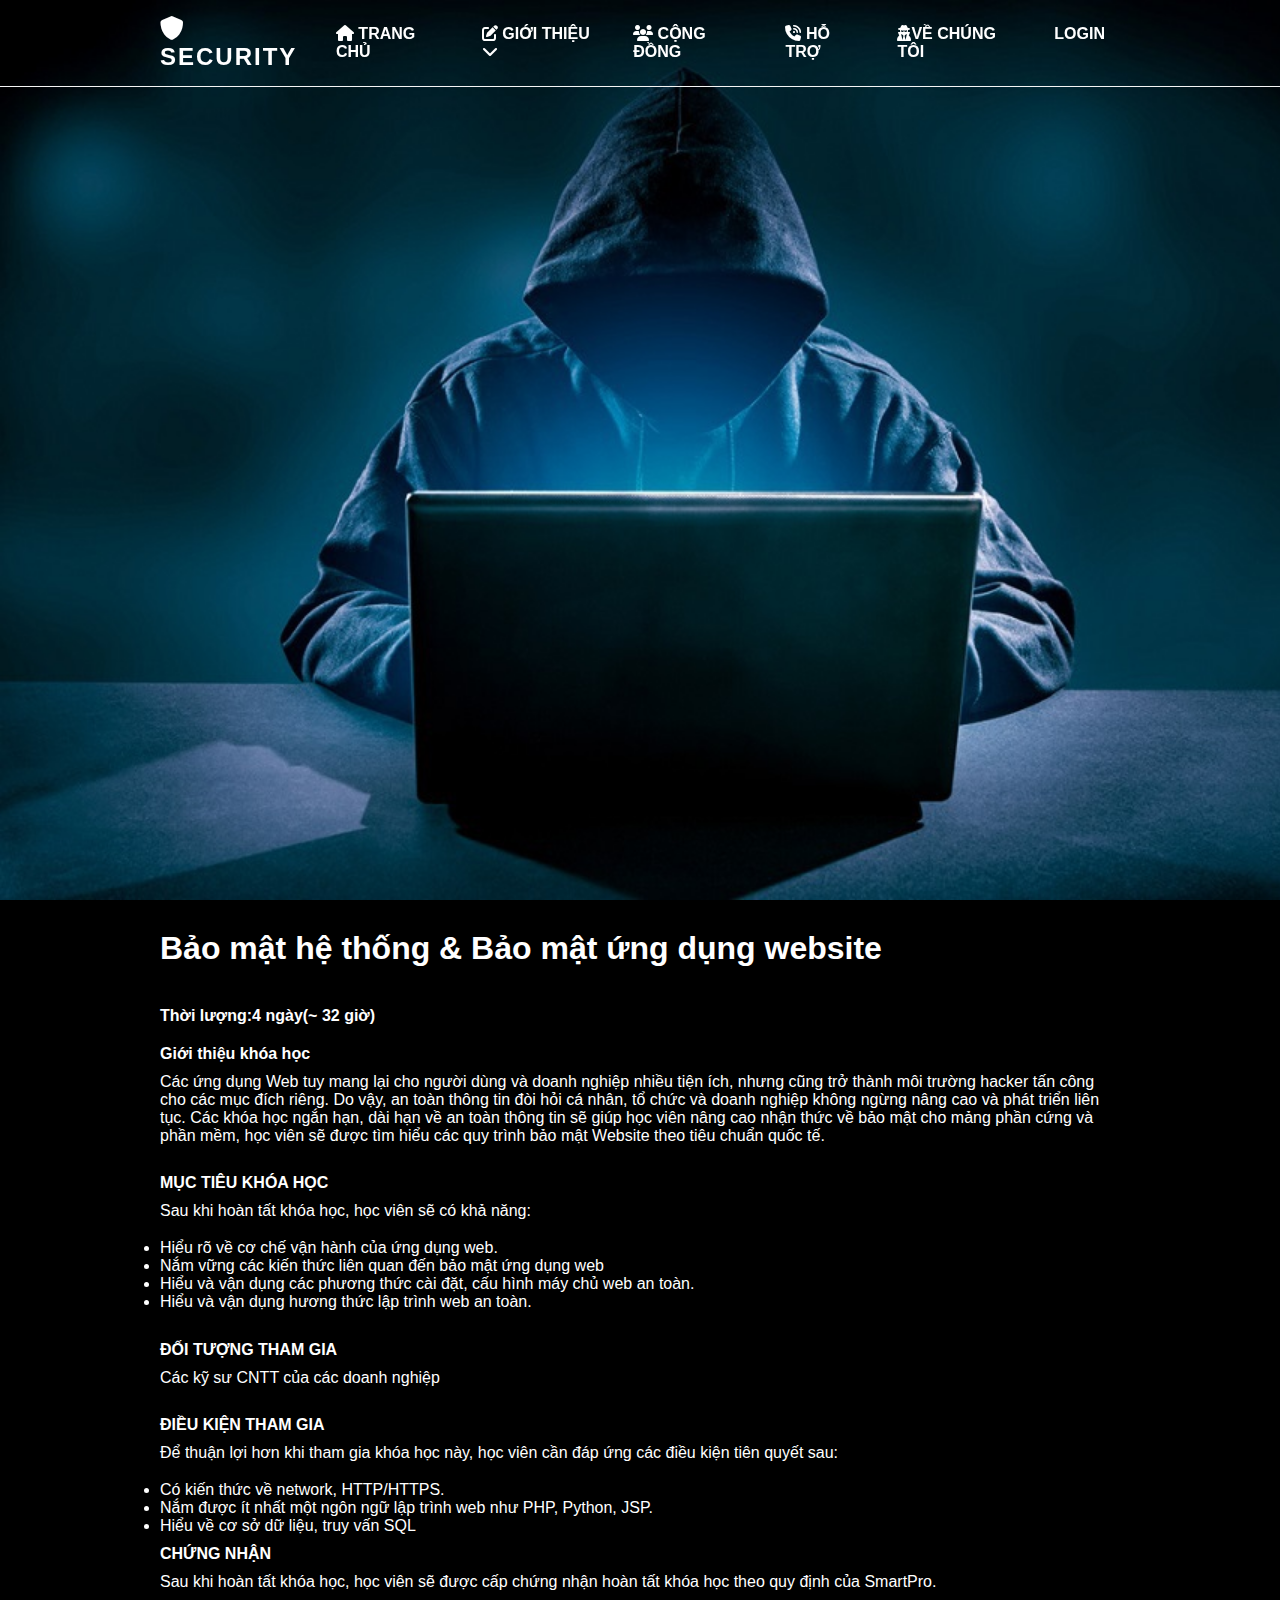
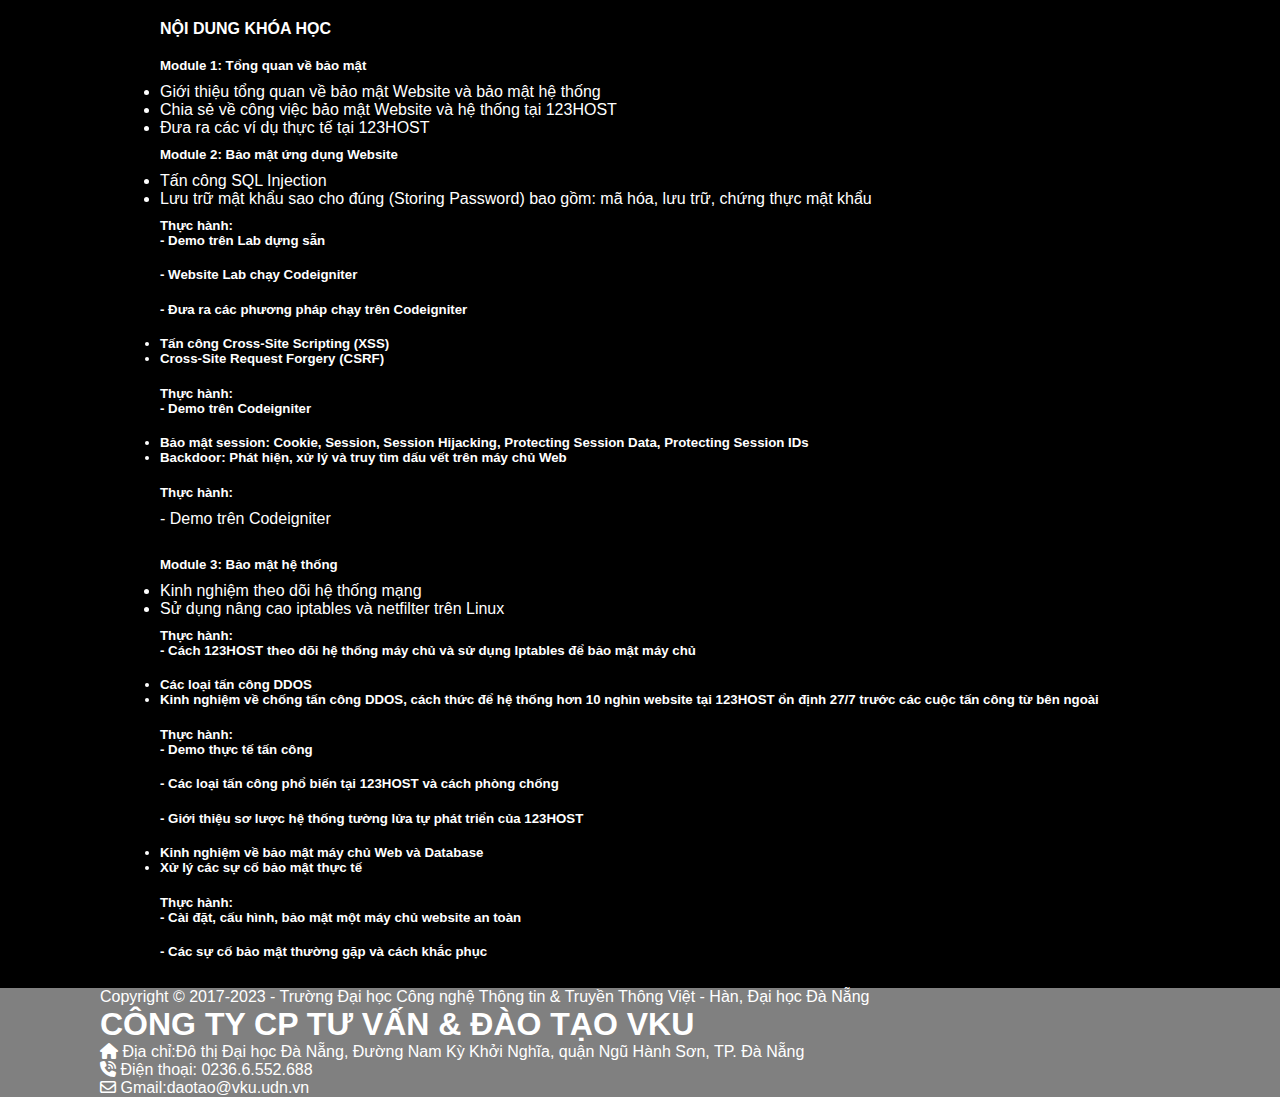
<file: index.html>
<!DOCTYPE html>
<html lang="en">

<head>
    <meta charset="UTF-8">
    <meta http-equiv="X-UA-Compatible" content="IE=edge">
    <meta name="viewport" content="width=device-width, initial-scale=1.0">
    <link rel="stylesheet" href="./CSS/Trangchu.css">
    <link rel="stylesheet" href="https://cdnjs.cloudflare.com/ajax/libs/font-awesome/6.4.0/css/all.min.css">
    <title>Trang chủ</title>
</head>

<body>
    <div id="wrapper">
        <header>
            <div id="toggle"><i class="fa-solid fa-bars"></i></div>
            <div class="inner-header container">
                <a href="#" id="logo"><i class="fa-solid fa-shield"></i>Security</a>
                <nav>
                    <ul id="main-menu">
                        <li>
                            <a href="index.html"><i class="fa-solid fa-house"></i> Trang chủ</a>
                        </li>
                        <li>
                            <a href=""><i class="fa-solid fa-pen-to-square"></i> Giới thiệu<i class="fa-sharp fa-solid fa-chevron-down"></i></a>
                            <div class="box-submenu">
                                <ul>
                                    <li>
                                        <a href="./HTML/Khoahoc.html">Khóa học</a>
                                    </li>
                                    <li>
                                        <a href="./HTML/Tamnhinsumenh.html">Tầm nhìn-Sứ mệnh</a>
                                    </li>
                                </ul>
                            </div>
                        </li>
                        <li>
                            <a href="./HTML/Congdong.html"><i class="fa-solid fa-users"></i> Cộng đồng</a>
                        </li>
                        <li>
                            <a href="./HTML/Hotro.html"><i class="fa-solid fa-phone-volume"></i> Hỗ trợ</a>
                        </li>
                        <li>
                            <a href="./HTML/vechungtoi.html"><i class="fa-sharp fa-solid fa-user-secret"></i>Về chúng tôi</a>
                        </li>
                        <li>
                            <a href="./HTML/Đangnhap.html">Login</a>
                        </li>
                    </ul>
                </nav>
            </div>
        </header>
        <div id="banner"></div>
        <div id="content" class="container">
            <h1>Bảo mật hệ thống & Bảo mật ứng dụng website</h1>
            <div class="content">
                <h4>Thời lượng:4 ngày(~ 32 giờ)</h4>
                <h4>Giới thiệu khóa học</h4>
                <p>Các ứng dụng Web tuy mang lại cho người dùng và doanh nghiệp nhiều tiện ích, nhưng cũng trở thành môi trường hacker tấn công cho các mục đích riêng. Do vậy, an toàn thông tin đòi hỏi cá nhân, tổ chức và doanh nghiệp không ngừng nâng cao
                    và phát triển liên tục. Các khóa học ngắn hạn, dài hạn về an toàn thông tin sẽ giúp học viên nâng cao nhận thức về bảo mật cho mảng phần cứng và phần mềm, học viên sẽ được tìm hiểu các quy trình bảo mật Website theo tiêu chuẩn quốc
                    tế.
                </p>
                <h4>MỤC TIÊU KHÓA HỌC</h4>
                <p>Sau khi hoàn tất khóa học, học viên sẽ có khả năng:
                    <li>Hiểu rõ về cơ chế vận hành của ứng dụng web.</li>
                    <li>Nắm vững các kiến thức liên quan đến bảo mật ứng dụng web</li>
                    <li>Hiểu và vận dụng các phương thức cài đặt, cấu hình máy chủ web an toàn.</li>
                    <li>Hiểu và vận dụng hương thức lập trình web an toàn.</li>
                </p>
                <h4>ĐỐI TƯỢNG THAM GIA</h4>
                <p>Các kỹ sư CNTT của các doanh nghiệp</p>
                <h4>ĐIỀU KIỆN THAM GIA</h4>
                <p>Để thuận lợi hơn khi tham gia khóa học này, học viên cần đáp ứng các điều kiện tiên quyết sau:</p>
                <li>Có kiến thức về network, HTTP/HTTPS.</li>
                <li>Nắm được ít nhất một ngôn ngữ lập trình web như PHP, Python, JSP.</li>
                <li>Hiểu về cơ sở dữ liệu, truy vấn SQL</li>
                <h4>CHỨNG NHẬN</h4>
                <p>Sau khi hoàn tất khóa học, học viên sẽ được cấp chứng nhận hoàn tất khóa học theo quy định của SmartPro.</p>
                <h4>NỘI DUNG KHÓA HỌC</h4>
                <h5>Module 1: Tổng quan về bảo mật</h5>
                <li>Giới thiệu tổng quan về bảo mật Website và bảo mật hệ thống</li>
                <li>Chia sẻ về công việc bảo mật Website và hệ thống tại 123HOST</li>
                <li>Đưa ra các ví dụ thực tế tại 123HOST</li>
                <h5>Module 2: Bảo mật ứng dụng Website</h5>
                <li>Tấn công SQL Injection</li>
                <li>Lưu trữ mật khẩu sao cho đúng (Storing Password) bao gồm: mã hóa, lưu trữ, chứng thực mật khẩu</li>
                <h5>Thực hành:
                    <p>- Demo trên Lab dựng sẵn</p>
                    <p>- Website Lab chạy Codeigniter</p>
                    <p>- Đưa ra các phương pháp chạy trên Codeigniter</p>
                    <li>Tấn công Cross-Site Scripting (XSS)</li>
                    <li>Cross-Site Request Forgery (CSRF)</li>
                </h5>
                <h5>Thực hành:
                    <p>- Demo trên Codeigniter</p>
                    <li>Bảo mật session: Cookie, Session, Session Hijacking, Protecting Session Data, Protecting Session IDs</li>
                    <li>Backdoor: Phát hiện, xử lý và truy tìm dấu vết trên máy chủ Web</li>
                </h5>
                <h5>Thực hành:</h5>
                <p>- Demo trên Codeigniter </p>
                <h5>Module 3: Bảo mật hệ thống</h5>
                <li>Kinh nghiệm theo dõi hệ thống mạng</li>
                <li>Sử dụng nâng cao iptables và netfilter trên Linux</li>
                <h5>Thực hành:
                    <p>- Cách 123HOST theo dõi hệ thống máy chủ và sử dụng Iptables để bảo mật máy chủ</p>
                    <li>Các loại tấn công DDOS</li>
                    <li>Kinh nghiệm về chống tấn công DDOS, cách thức để hệ thống hơn 10 nghìn website tại 123HOST ổn định 27/7 trước các cuộc tấn công từ bên ngoài</li>
                </h5>
                <h5>Thực hành:
                    <p>- Demo thực tế tấn công</p>
                    <p>- Các loại tấn công phổ biến tại 123HOST và cách phòng chống</p>
                    <p>- Giới thiệu sơ lược hệ thống tường lửa tự phát triển của 123HOST</p>
                    <li>Kinh nghiệm về bảo mật máy chủ Web và Database</li>
                    <li>Xử lý các sự cố bảo mật thực tế</li>
                </h5>
                <h5>Thực hành:
                    <p>- Cài đặt, cấu hình, bảo mật một máy chủ website an toàn</p>
                    <p>​- Các sự cố bảo mật thường gặp và cách khắc phục</p>
                </h5>
            </div>
        </div>
    </div>
    <footer>
        <div id="footer">
            <p>Copyright &copy; 2017-2023 - Trường Đại học Công nghệ Thông tin & Truyền Thông Việt - Hàn, Đại học Đà Nẵng</p>
            <h1>CÔNG TY CP TƯ VẤN & ĐÀO TẠO VKU</h1>
            <p><i class="fa-solid fa-house"></i> Địa chỉ:Đô thị Đại học Đà Nẵng, Đường Nam Kỳ Khởi Nghĩa, quận Ngũ Hành Sơn, TP. Đà Nẵng
                <br>
                <i class="fa-solid fa-phone-volume"></i> Điện thoại: 0236.6.552.688
                <br><i class="fa-regular fa-envelope"></i> Gmail:daotao@vku.udn.vn
            </p>
        </div>
    </footer>
</body>
<script src="https://code.jquery.com/jquery-3.6.4.js"></script>
<script src="./Script/index.js"></script>

</html>
</file>
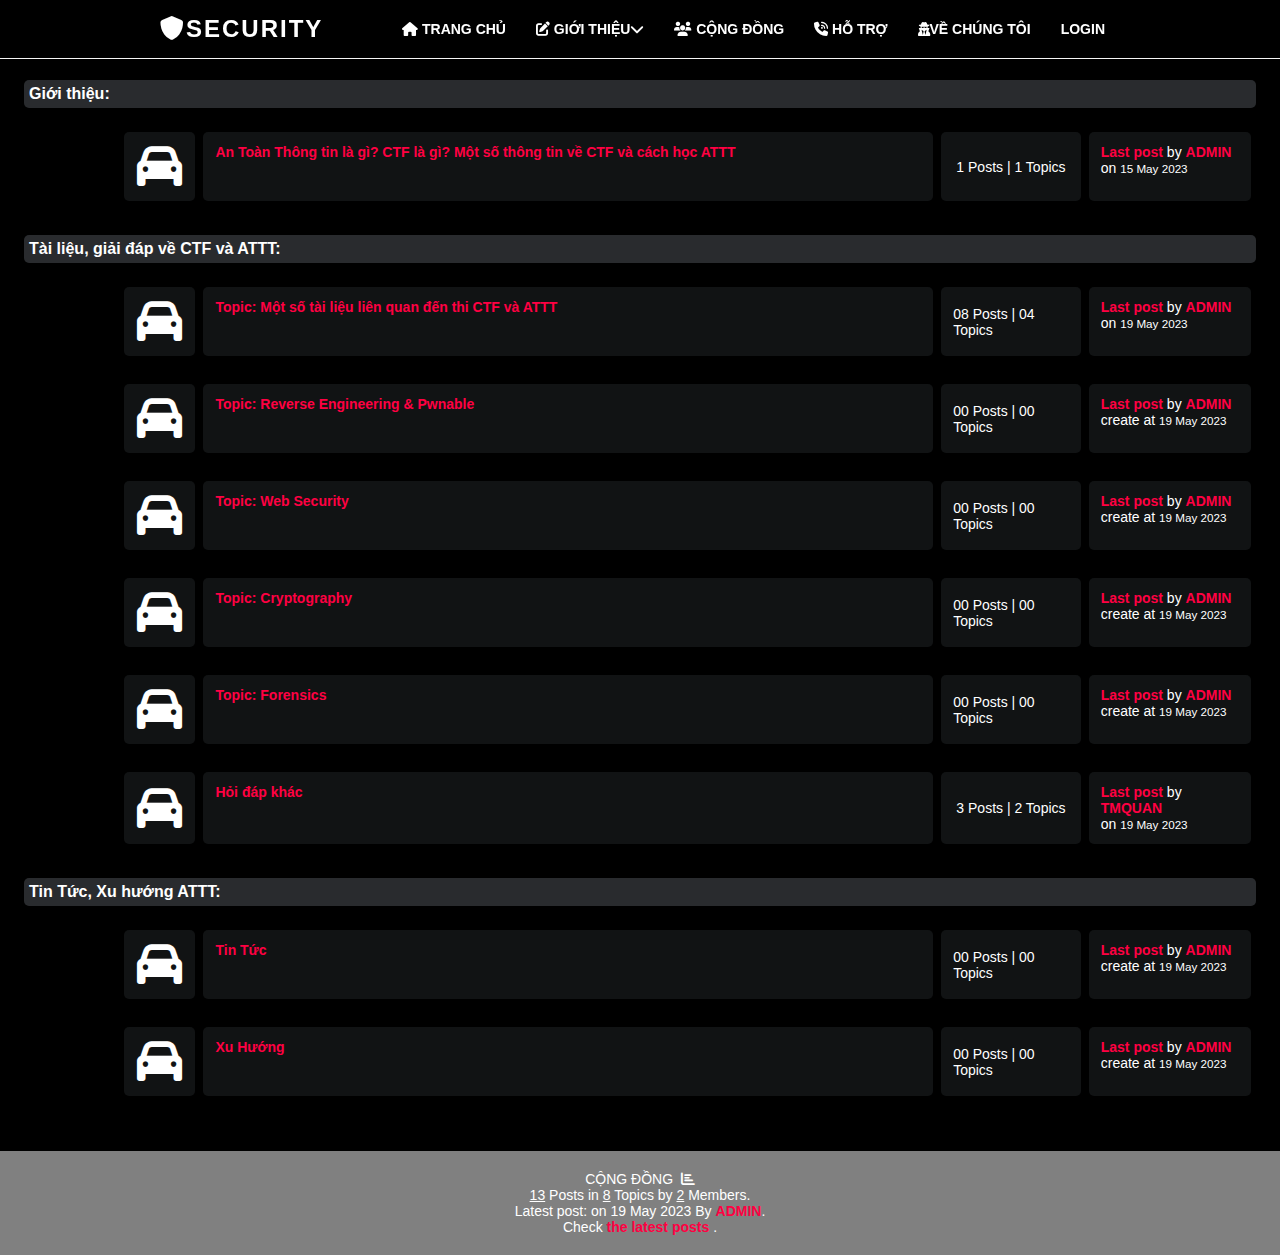
<file: HTML/Congdong.html>
<!DOCTYPE html>
<html lang="en">

<head>
    <meta charset="UTF-8">
    <meta name="viewport" content="width=device-width, initial-scale=1.0">
    <link rel="stylesheet" href="https://cdnjs.cloudflare.com/ajax/libs/font-awesome/4.7.0/css/font-awesome.min.css">
    <link rel="preconnect" href="https://fonts.gstatic.com">
    <link href="../CSS/Congdong.css" rel="stylesheet">
    <link rel="stylesheet" href="https://cdnjs.cloudflare.com/ajax/libs/font-awesome/6.4.0/css/all.min.css" />
    <link href="https://fonts.googleapis.com/css2?family=Titillium+Web:ital@1&display=swap" rel="stylesheet">
    <link rel="stylesheet" href="../CSS/Trangchu.css">
    <title>Cộng Đồng</title>
</head>

<body>
    <div id="wrapper">
        <header>
            <div id="toggle"><i class="fa-solid fa-bars"></i></div>
            <div class="inner-header container">
                <a href="#" id="logo"><i class="fa-solid fa-shield"></i>Security</a>
                <nav>
                    <ul id="main-menu">
                        <li>
                            <a href="../index.html"><i class="fa-solid fa-house"></i> Trang chủ</a>
                        </li>
                        <li>
                            <a href=""><i class="fa-solid fa-pen-to-square"></i> Giới thiệu<i class="fa-sharp fa-solid fa-chevron-down"></i></a>
                            <div class="box-submenu">
                                <ul>
                                    <li>
                                        <a href="./Khoahoc.html">Khóa học</a>
                                    </li>
                                    <li>
                                        <a href="./Tamnhinsumenh.html">Tầm nhìn-Sứ mệnh</a>
                                    </li>
                                </ul>
                            </div>
                        </li>
                        <li>
                            <a href="./Congdong.html"><i class="fa-solid fa-users"></i> Cộng đồng</a>
                        </li>
                        <li>
                            <a href="./Hotro.html"><i class="fa-solid fa-phone-volume"></i> Hỗ trợ</a>
                        </li>
                        <li>
                            <a href="./vechungtoi.html"><i class="fa-sharp fa-solid fa-user-secret"></i>Về chúng tôi</a>
                        </li>
                        <li>
                            <a href="./Đangnhap.html">Login</a>
                        </li>
                    </ul>
                </nav>
            </div>
        </header>
    </div>
    <div id="container">
        <div class="subforum">
            <div class="subforum-title">
                <h1>Giới thiệu:</h1>
            </div>
            <div class="subforum-row">
                <div class="subforum-icon subforum-column center">
                    <i class="fa fa-car center"></i>
                </div>
                <div class="subforum-description subforum-column">
                    <h4><a href="./GT.html">An Toàn Thông tin là gì? CTF là gì? Một số thông tin về CTF và cách học ATTT</a></h4>
                </div>
                <div class="subforum-stats subforum-column center">
                    <span> 1 Posts | 1 Topics</span>
                </div>
                <div class="subforum-info subforum-column">
                    <b><a href="">Last post</a></b> by <a href="">ADMIN</a>
                    <br>on <small>15 May 2023</small>
                </div>
            </div>
        </div>

        <div class="subforum">
            <div class="subforum-title">
                <h1>Tài liệu, giải đáp về CTF và ATTT:</h1>
            </div>
            <hr class="subforum-devider">
            <div class="subforum-row">
                <div class="subforum-icon subforum-column center">
                    <i class="fa fa-car center"></i>
                </div>
                <div class="subforum-description subforum-column">
                    <h4><a href="./posts.html">Topic: Một số tài liệu liên quan đến thi CTF và ATTT</a></h4>
                    <p></p>
                </div>
                <div class="subforum-stats subforum-column center">
                    <span>08 Posts | 04 Topics</span>
                </div>
                <div class="subforum-info subforum-column">
                    <b><a href="">Last post</a></b> by <a href="">ADMIN</a>
                    <br>on <small>19 May 2023</small>
                </div>
            </div>
            <hr class="subforum-devider">
            <div class="subforum-row">
                <div class="subforum-icon subforum-column center">
                    <i class="fa fa-car center"></i>
                </div>
                <div class="subforum-description subforum-column">
                    <h4><a href="#">Topic: Reverse Engineering & Pwnable</a></h4>
                    <p></p>
                </div>
                <div class="subforum-stats subforum-column center">
                    <span>00 Posts | 00 Topics</span>
                </div>
                <div class="subforum-info subforum-column">
                    <b><a href="">Last post</a></b> by <a href="">ADMIN</a>
                    <br>create at <small>19 May 2023</small>
                </div>
            </div>
            <hr class="subforum-devider">
            <div class="subforum-row">
                <div class="subforum-icon subforum-column center">
                    <i class="fa fa-car center"></i>
                </div>
                <div class="subforum-description subforum-column">
                    <h4><a href="#">Topic: Web Security</a></h4>
                    <p></p>
                </div>
                <div class="subforum-stats subforum-column center">
                    <span>00 Posts | 00 Topics</span>
                </div>
                <div class="subforum-info subforum-column">
                    <b><a href="">Last post</a></b> by <a href="">ADMIN</a>
                    <br>create at <small>19 May 2023</small>
                </div>
            </div>
            <hr class="subforum-devider">
            <div class="subforum-row">
                <div class="subforum-icon subforum-column center">
                    <i class="fa fa-car center"></i>
                </div>
                <div class="subforum-description subforum-column">
                    <h4><a href="#">Topic: Cryptography</a></h4>
                    <p></p>
                </div>
                <div class="subforum-stats subforum-column center">
                    <span>00 Posts | 00 Topics</span>
                </div>
                <div class="subforum-info subforum-column">
                    <b><a href="">Last post</a></b> by <a href="">ADMIN</a>
                    <br>create at <small>19 May 2023</small>
                </div>
            </div>
            <hr class="subforum-devider">
            <div class="subforum-row">
                <div class="subforum-icon subforum-column center">
                    <i class="fa fa-car center"></i>
                </div>
                <div class="subforum-description subforum-column">
                    <h4><a href="#">Topic: Forensics</a></h4>
                    <p></p>
                </div>
                <div class="subforum-stats subforum-column center">
                    <span>00 Posts | 00 Topics</span>
                </div>
                <div class="subforum-info subforum-column">
                    <b><a href="">Last post</a></b> by <a href="">ADMIN</a>
                    <br>create at <small>19 May 2023</small>
                </div>
            </div>
            <hr class="subforum-devider">
            <div class="subforum-row">
                <div class="subforum-icon subforum-column center">
                    <i class="fa fa-car center"></i>
                </div>
                <div class="subforum-description subforum-column">
                    <h4><a href="#">Hỏi đáp khác</a></h4>
                    <p></p>
                </div>
                <div class="subforum-stats subforum-column center">
                    <span>3 Posts | 2 Topics</span>
                </div>
                <div class="subforum-info subforum-column">
                    <b><a href="">Last post</a></b> by <a href="">TMQUAN</a>
                    <br>on <small>19 May 2023</small>
                </div>
            </div>

        </div>

        <div class="subforum">
            <div class="subforum-title">
                <h1>Tin Tức, Xu hướng ATTT:</h1>
            </div>
            <div class="subforum-row">
                <div class="subforum-icon subforum-column center">
                    <i class="fa fa-car center"></i>
                </div>
                <div class="subforum-description subforum-column">
                    <h4><a href="#">Tin Tức</a></h4>
                    <p></p>
                </div>
                <div class="subforum-stats subforum-column center">
                    <span>00 Posts | 00 Topics</span>
                </div>
                <div class="subforum-info subforum-column">
                    <b><a href="">Last post</a></b> by <a href="">ADMIN</a>
                    <br>create at <small>19 May 2023</small>
                </div>
            </div>
            <hr class="subforum-devider">
            <div class="subforum-row">
                <div class="subforum-icon subforum-column center">
                    <i class="fa fa-car center"></i>
                </div>
                <div class="subforum-description subforum-column">
                    <h4><a href="#">Xu Hướng</a></h4>
                    <p></p>
                </div>
                <div class="subforum-stats subforum-column center">
                    <span>00 Posts | 00 Topics</span>
                </div>
                <div class="subforum-info subforum-column">
                    <b><a href="">Last post</a></b> by <a href="">ADMIN</a>
                    <br>create at <small>19 May 2023</small>
                </div>
            </div>
        </div>
        <!---->
    </div>

    <!-- Forum Info -->
    <footer>
        <div class="forum-info">
            <div class="chart">
                CỘNG ĐỒNG &nbsp;<i class="fa fa-bar-chart"></i>
            </div>
            <span><u>13</u> Posts in <u>8</u> Topics by <u>2</u> Members.</span><br>
            <span>Latest post: <b><a href=""></a></b> on 19 May 2023 By <a href="">ADMIN</a></span>.<br>
            <span>Check <a href="./posts.html">the latest posts</a> .</span><br>
        </div>
    </footer>
</body>
<script src="https://code.jquery.com/jquery-3.6.4.js"></script>
<script src="../Script/index.js"></script>

</html>
</file>
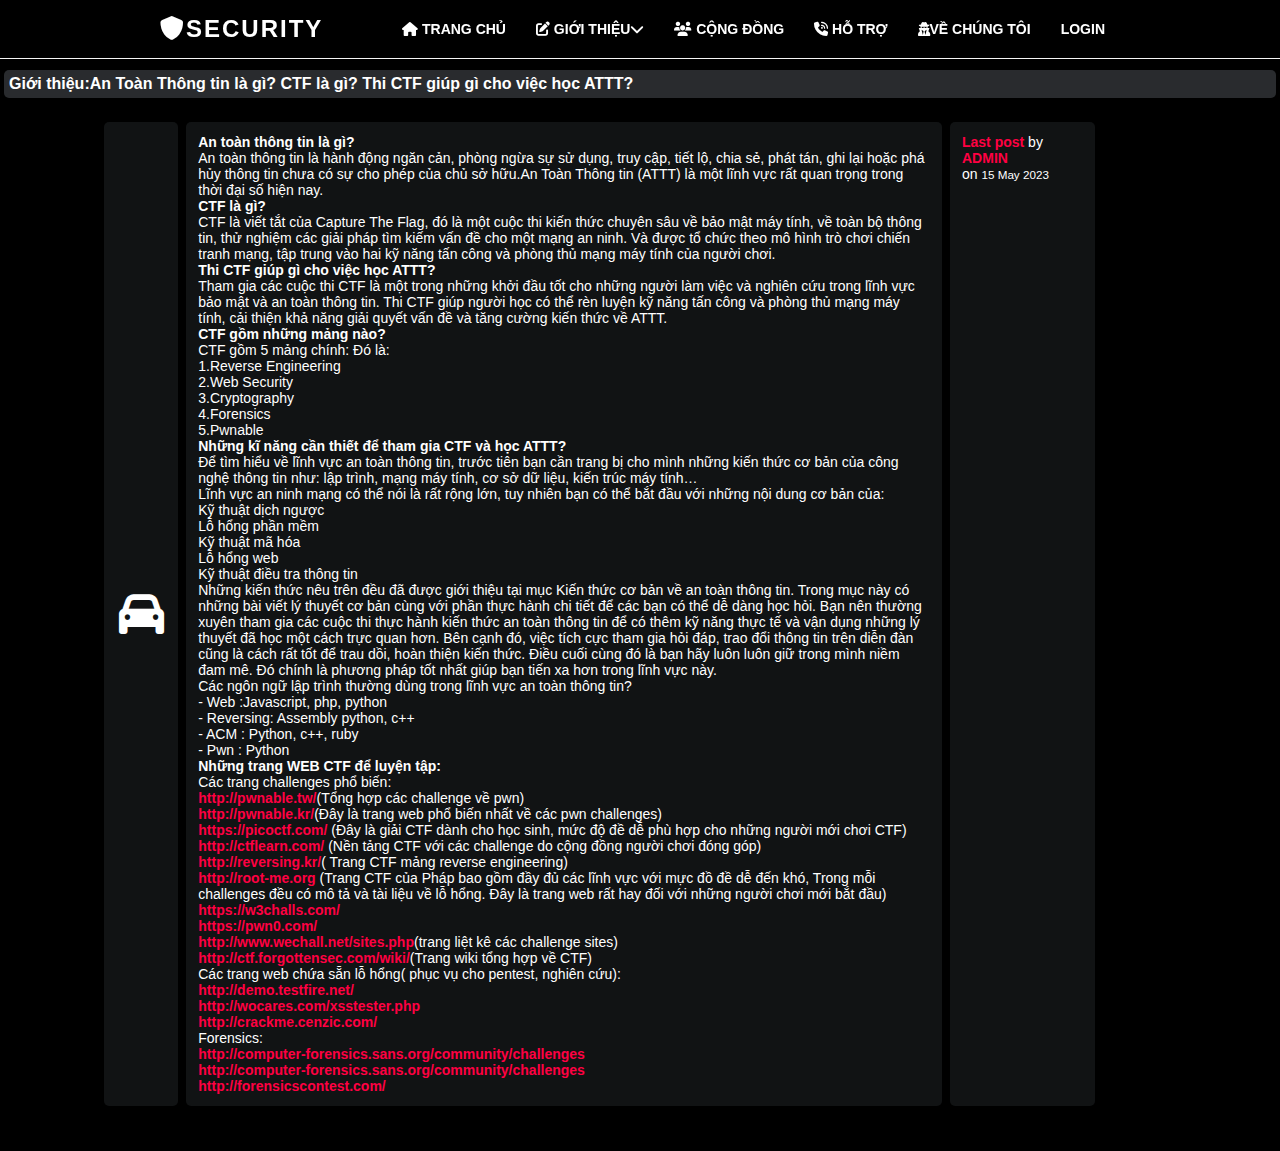
<file: HTML/GT.html>
<!DOCTYPE html>
<html lang="en">

<head>
    <meta charset="UTF-8">
    <meta http-equiv="X-UA-Compatible" content="IE=edge">
    <meta name="viewport" content="width=device-width, initial-scale=1.0">
    <link href="../CSS/Congdong.css" rel="stylesheet" type="text/css" />
    <link rel="stylesheet" href="https://cdnjs.cloudflare.com/ajax/libs/font-awesome/6.4.0/css/all.min.css" />
    <link rel="stylesheet" href="../CSS/Trangchu.css">

    <title>Document</title>
</head>

<body>
    <div id="wrapper">
        <header>
            <div id="toggle"><i class="fa-solid fa-bars"></i></div>
            <div class="inner-header container">
                <a href="#" id="logo"><i class="fa-solid fa-shield"></i>Security</a>
                <nav>
                    <ul id="main-menu">
                        <li>
                            <a href="../index.html"><i class="fa-solid fa-house"></i> Trang chủ</a>
                        </li>
                        <li>
                            <a href=""><i class="fa-solid fa-pen-to-square"></i> Giới thiệu<i class="fa-sharp fa-solid fa-chevron-down"></i></a>
                            <div class="box-submenu">
                                <ul>
                                    <li>
                                        <a href="./Khoahoc.html">Khóa học</a>
                                    </li>
                                    <li>
                                        <a href="./Tamnhinsumenh.html">Tầm nhìn-Sứ mệnh</a>
                                    </li>
                                </ul>
                            </div>
                        </li>
                        <li>
                            <a href="./Congdong.html"><i class="fa-solid fa-users"></i> Cộng đồng</a>
                        </li>
                        <li>
                            <a href="./Hotro.html"><i class="fa-solid fa-phone-volume"></i> Hỗ trợ</a>
                        </li>
                        <li>
                            <a href="./vechungtoi.html"><i class="fa-sharp fa-solid fa-user-secret"></i>Về chúng tôi</a>
                        </li>
                        <li>
                            <a href="./Đangnhap.html">Login</a>
                        </li>
                    </ul>
                </nav>
            </div>
        </header>
    </div>
    <div id="GT">
        <div class="subforum">
            <div class="subforum-title">
                <h1>Giới thiệu:An Toàn Thông tin là gì? CTF là gì? Thi CTF giúp gì cho việc học ATTT?</h1>
            </div>
            <div class="subforum-row">
                <div class="subforum-icon subforum-column center">
                    <i class="fa fa-car center"></i>
                </div>
                <div class="subforum-description subforum-column">
                    <p>
                        <b> An toàn thông tin là gì?</b>
                        <p>
                            An toàn thông tin là hành động ngăn cản, phòng ngừa sự sử dụng, truy cập, tiết lộ, chia sẻ, phát tán, ghi lại hoặc phá hủy thông tin chưa có sự cho phép của chủ sở hữu.An Toàn Thông tin (ATTT) là một lĩnh vực rất quan trọng trong thời đại số hiện nay.
                        </p>
                        <b>CTF là gì?</b>
                        <p>
                            CTF là viết tắt của Capture The Flag, đó là một cuộc thi kiến thức chuyên sâu về bảo mật máy tính, về toàn bộ thông tin, thử nghiệm các giải pháp tìm kiếm vấn đề cho một mạng an ninh. Và được tổ chức theo mô hình trò chơi chiến tranh mạng, tập trung vào
                            hai kỹ năng tấn công và phòng thủ mạng máy tính của người chơi.
                        </p>
                        <b>Thi CTF giúp gì cho việc học ATTT?</b>
                        <p>
                            Tham gia các cuộc thi CTF là một trong những khởi đầu tốt cho những người làm việc và nghiên cứu trong lĩnh vực bảo mật và an toàn thông tin. Thi CTF giúp người học có thể rèn luyện kỹ năng tấn công và phòng thủ mạng máy tính, cải thiện khả năng giải
                            quyết vấn đề và tăng cường kiến thức về ATTT.
                        </p>
                        <b>CTF gồm những mảng nào?</b>
                        <p>
                            CTF gồm 5 mảng chính: Đó là:
                            <ul>
                                <li>1.Reverse Engineering</li>
                                <li>2.Web Security</li>
                                <li>3.Cryptography</li>
                                <li>4.Forensics</li>
                                <li>5.Pwnable</li>
                            </ul>
                        </p>
                        <b>Những kĩ năng cần thiết để tham gia CTF và học ATTT?</b>
                        <p>
                            Để tìm hiểu về lĩnh vực an toàn thông tin, trước tiên bạn cần trang bị cho mình những kiến thức cơ bản của công nghệ thông tin như: lập trình, mạng máy tính, cơ sở dữ liệu, kiến trúc máy tính…
                            <p></p>
                            Lĩnh vực an ninh mạng có thể nói là rất rộng lớn, tuy nhiên bạn có thể bắt đầu với những nội dung cơ bản của:
                            <ul>
                                <li>Kỹ thuật dịch ngược</li>
                                <li>Lỗ hổng phần mềm</li>
                                <li>Kỹ thuật mã hóa</li>
                                <li>Lỗ hổng web</li>
                                <li> Kỹ thuật điều tra thông tin</li>
                            </ul>
                            Những kiến thức nêu trên đều đã được giới thiệu tại mục Kiến thức cơ bản về an toàn thông tin. Trong mục này có những bài viết lý thuyết cơ bản cùng với phần thực hành chi tiết để các bạn có thể dễ dàng học hỏi. Bạn nên thường xuyên tham gia các cuộc
                            thi thực hành kiến thức an toàn thông tin để có thêm kỹ năng thực tế và vận dụng những lý thuyết đã học một cách trực quan hơn. Bên cạnh đó, việc tích cực tham gia hỏi đáp, trao đổi thông tin trên diễn đàn cũng là cách rất
                            tốt để trau dồi, hoàn thiện kiến thức. Điều cuối cùng đó là bạn hãy luôn luôn giữ trong mình niềm đam mê. Đó chính là phương pháp tốt nhất giúp bạn tiến xa hơn trong lĩnh vực này.
                        </p>
                        <p>
                            Các ngôn ngữ lập trình thường dùng trong lĩnh vực an toàn thông tin?
                            <p></p>
                            - Web :Javascript, php, python
                            <p></p>
                            - Reversing: Assembly python, c++
                            <p></p>
                            - ACM : Python, c++, ruby
                            <p></p>
                            - Pwn : Python
                            <p></p>
                        </p>
                        <b>Những trang WEB CTF để luyện tập: </b>
                        <p>
                            Các trang challenges phổ biến:
                            <ul>
                                <li> <a href="http://pwnable.tw/"> http://pwnable.tw/</a>(Tổng hợp các challenge về pwn)</li>
                                <li><a href="http://pwnable.kr/ "> http://pwnable.kr/</a>(Đây là trang web phổ biến nhất về các pwn challenges)</li>
                                <li><a href="https://picoctf.com/">https://picoctf.com/</a> (Đây là giải CTF dành cho học sinh, mức độ đề dễ phù hợp cho những người mới chơi CTF)</li>
                                <li><a href="http://ctflearn.com/">http://ctflearn.com/</a> (Nền tảng CTF với các challenge do cộng đồng người chơi đóng góp)</li>
                                <li> <a href="http://reversing.kr/">http://reversing.kr/</a>( Trang CTF mảng reverse engineering)</li>
                                <li> <a href="http://root-me.org">http://root-me.org</a> (Trang CTF của Pháp bao gồm đầy đủ các lĩnh vực với mực đồ đề dễ đến khó, Trong mỗi challenges đều có mô tả và tài liệu về lỗ hổng. Đây là trang web rất hay đối với những
                                    người chơi mới bắt đầu)
                                    <li><a href="https://w3challs.com/">https://w3challs.com/</a></li>
                                    <li> <a href=" https://pwn0.com/"> https://pwn0.com/</a></li>
                                    <li><a href="http://www.wechall.net/sites.php">http://www.wechall.net/sites.php</a>(trang liệt kê các challenge sites)</li>
                                    <li><a href="http://ctf.forgottensec.com/wiki/">http://ctf.forgottensec.com/wiki/</a>(Trang wiki tổng hợp về CTF)</li>
                                    <p>Các trang web chứa sẵn lỗ hổng( phục vụ cho pentest, nghiên cứu):</p>
                                    <li><a href="http://demo.testfire.net/">http://demo.testfire.net/</a></li>
                                    <li><a href="http://wocares.com/xsstester.php">http://wocares.com/xsstester.php</a></li>
                                    <li><a href="http://crackme.cenzic.com/">http://crackme.cenzic.com/</a></li>
                                    <li></li>
                                    <p>Forensics:</p>
                                    <li><a href="http://computer-forensics.sans.org/community/">http://computer-forensics.sans.org/community/challenges</a></li>
                                    <li><a href="http://computer-forensics.sans.org/community/challenges">http://computer-forensics.sans.org/community/challenges</a></li>
                                    <li><a href="http://forensicscontest.com/">http://forensicscontest.com/</a></li>
                        </p>
                    </p>
                </div>
                <div class="subforum-info subforum-column">
                    <b><a href="">Last post</a></b> by <a href="">ADMIN</a>
                    <br>on <small>15 May 2023</small>
                </div>
            </div>
        </div>

</body>
<script src="https://code.jquery.com/jquery-3.6.4.js"></script>
<script src="../Script/index.js"></script>

</html>
</file>
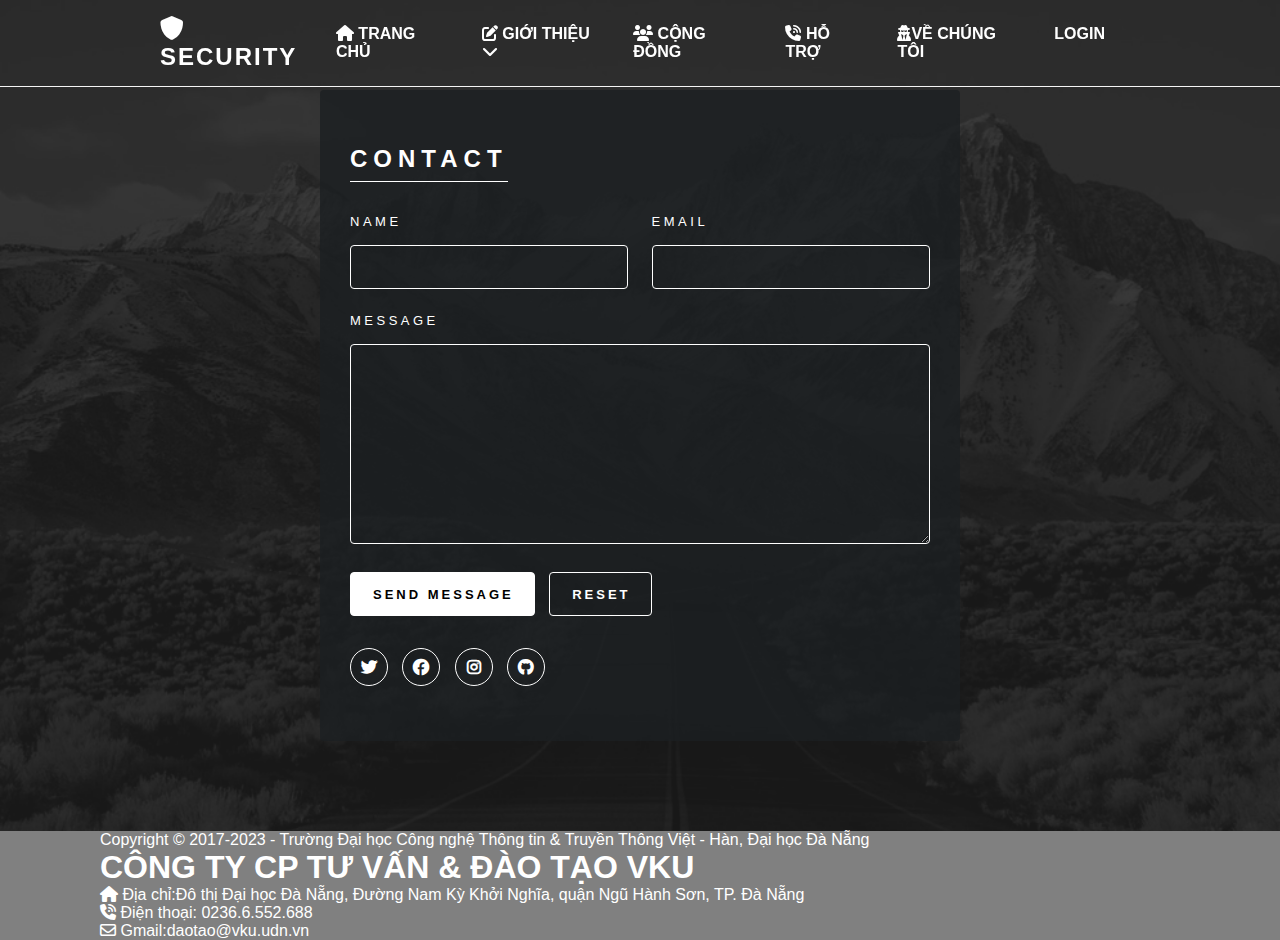
<file: HTML/Hotro.html>
<!DOCTYPE html>
<html lang="en" dir="ltr">

<head>
    <meta charset="utf-8">
    <link rel="stylesheet" href="../CSS/hotro.css">
    <link rel="stylesheet" href="../CSS/Trangchu.css">
    <meta name="viewport" content="width=device-width,initial-scale=1.0">
    <link rel="stylesheet" href="https://cdnjs.cloudflare.com/ajax/libs/font-awesome/6.4.0/css/all.min.css">
    <link href="https://fonts.googleapis.com/css2?family=Source+Sans+Pro:wght@300;600&display=swap" rel="stylesheet">
    <title>Hỗ trợ</title>
</head>

<body>
    <div id="wrapper">
        <header>
            <div id="toggle"><i class="fa-solid fa-bars"></i></div>
            <div class="inner-header container">
                <a href="#" id="logo"><i class="fa-solid fa-shield"></i>Security</a>
                <nav>
                    <ul id="main-menu">
                        <li>
                            <a href="../index.html"><i class="fa-solid fa-house"></i> Trang chủ</a>
                        </li>
                        <li>
                            <a href=""><i class="fa-solid fa-pen-to-square"></i> Giới thiệu<i class="fa-sharp fa-solid fa-chevron-down"></i></a>
                            <div class="box-submenu">
                                <ul>
                                    <li>
                                        <a href="./Khoahoc.html">Khóa học</a>
                                    </li>
                                    <li>
                                        <a href="./Tamnhinsumenh.html">Tầm nhìn-Sứ mệnh</a>
                                    </li>
                                </ul>
                            </div>
                        </li>
                        <li>
                            <a href="./Congdong.html"><i class="fa-solid fa-users"></i> Cộng đồng</a>
                        </li>
                        <li>
                            <a href="./Hotro.html"><i class="fa-solid fa-phone-volume"></i> Hỗ trợ</a>
                        </li>
                        <li>
                            <a href="./vechungtoi.html"><i class="fa-sharp fa-solid fa-user-secret"></i>Về chúng tôi</a>
                        </li>
                        <li>
                            <a href="./Đangnhap.html">Login</a>
                        </li>
                    </ul>
                </nav>
            </div>
        </header>
    </div>
    <div id="contact">
        <form action="">
            <div class="title">
                <h2>CONTACT</h2>
            </div>
            <div class="half">
                <div class="item">
                    <label for="name">NAME</label>
                    <input type="text" id="name">
                </div>
                <div class="item">
                    <label for="email">EMAIL</label>
                    <input type="text" id="email">
                </div>
            </div>
            <div class="full">
                <label for="message">MESSAGE</label>
                <textarea name="" id="message"></textarea>
            </div>
            <div class="action">
                <input type="submit" value="SEND MESSAGE">
                <input type="reset" value="RESET">
            </div>
            <div class="icons">
                <a href="" class="fa-brands fa-twitter"></a>
                <a href="" class="fa-brands fa-facebook"></a>
                <a href="" class="fa-brands fa-instagram"></a>
                <a href="" class="fa-brands fa-github"></a>
            </div>
        </form>
    </div>
    <footer>
        <div id="footer">
            <p>Copyright &copy; 2017-2023 - Trường Đại học Công nghệ Thông tin & Truyền Thông Việt - Hàn, Đại học Đà Nẵng</p>
            <h1>CÔNG TY CP TƯ VẤN & ĐÀO TẠO VKU</h1>
            <p><i class="fa-solid fa-house"></i> Địa chỉ:Đô thị Đại học Đà Nẵng, Đường Nam Kỳ Khởi Nghĩa, quận Ngũ Hành Sơn, TP. Đà Nẵng
                <br>
                <i class="fa-solid fa-phone-volume"></i> Điện thoại: 0236.6.552.688
                <br><i class="fa-regular fa-envelope"></i> Gmail:daotao@vku.udn.vn
            </p>
        </div>
    </footer>
</body>
<script src="https://code.jquery.com/jquery-3.6.4.js"></script>
<script src="../Script/index.js"></script>

</html>
</file>
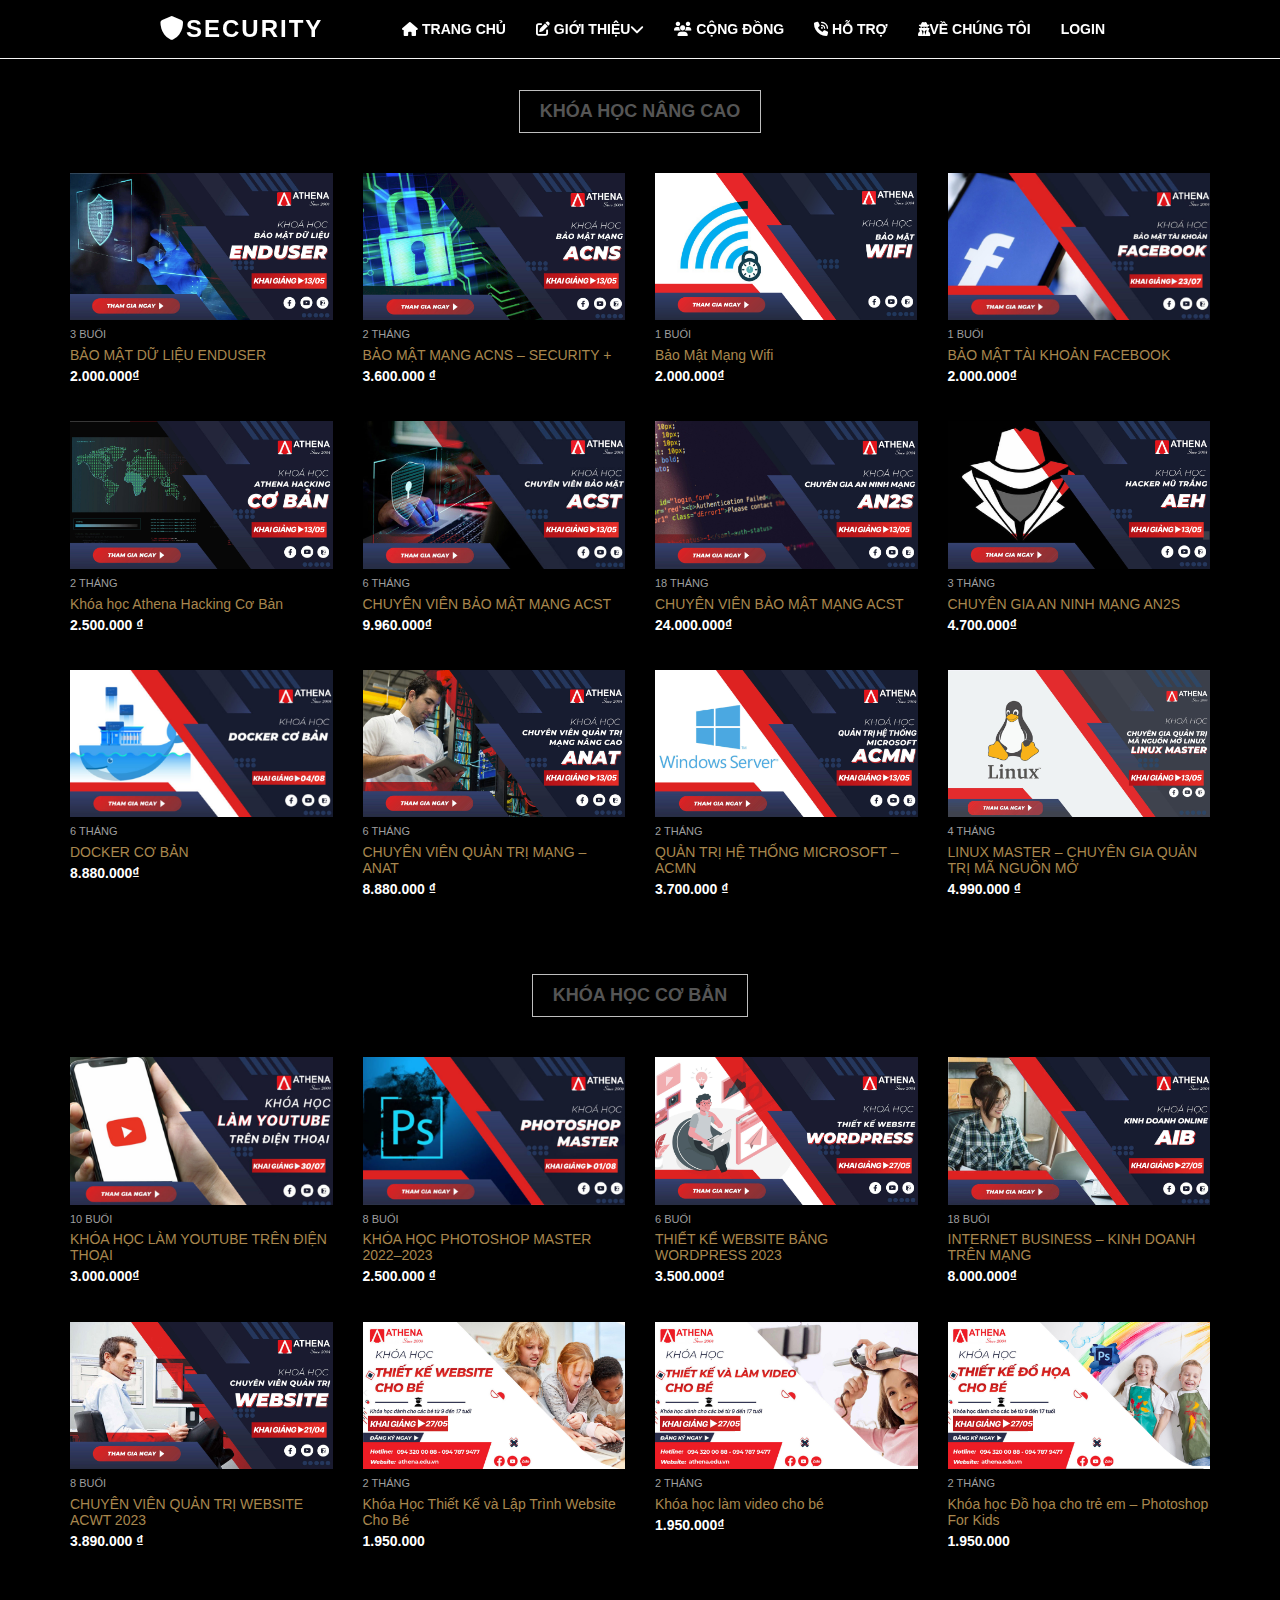
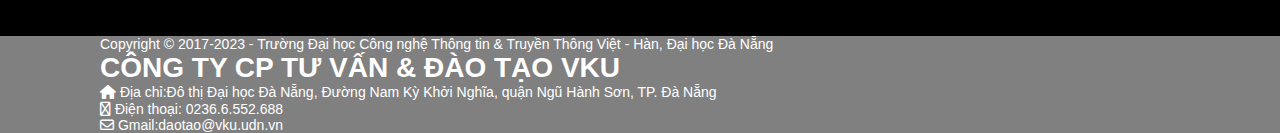
<file: HTML/Khoahoc.html>
<!DOCTYPE html>
<html lang="en">

<head>
    <meta charset="UTF-8">
    <meta http-equiv="X-UA-Compatible" content="IE=edge">
    <meta name="viewport" content="width=device-width, initial-scale=1.0">
    <link rel="stylesheet" href="https://cdnjs.cloudflare.com/ajax/libs/font-awesome/6.4.0/css/all.min.css">
    <link rel="stylesheet" href="../CSS/Khoahoc.css">
    <link rel="stylesheet" href="../CSS/Trangchu.css">
    <title>Khóa học</title>
</head>

<body>
    <div id="wrapper">
        <header>
            <div id="toggle"><i class="fa-solid fa-bars"></i></div>
            <div class="inner-header container">
                <a href="#" id="logo"><i class="fa-solid fa-shield"></i>Security</a>
                <nav>
                    <ul id="main-menu">
                        <li>
                            <a href="../index.html"><i class="fa-solid fa-house"></i> Trang chủ</a>
                        </li>
                        <li>
                            <a href=""><i class="fa-solid fa-pen-to-square"></i> Giới thiệu<i class="fa-sharp fa-solid fa-chevron-down"></i></a>
                            <div class="box-submenu">
                                <ul>
                                    <li>
                                        <a href="./Khoahoc.html">Khóa học</a>
                                    </li>
                                    <li>
                                        <a href="./Tamnhinsumenh.html">Tầm nhìn-Sứ mệnh</a>
                                    </li>
                                </ul>
                            </div>
                        </li>
                        <li>
                            <a href="./Congdong.html"><i class="fa-solid fa-users"></i> Cộng đồng</a>
                        </li>
                        <li>
                            <a href="./Hotro.html"><i class="fa-solid fa-phone-volume"></i> Hỗ trợ</a>
                        </li>
                        <li>
                            <a href="./vechungtoi.html"><i class="fa-sharp fa-solid fa-user-secret"></i>Về chúng tôi</a>
                        </li>
                        <li>
                            <a href="./Đangnhap.html">Login</a>
                        </li>
                    </ul>
                </nav>
            </div>
        </header>
    </div>
    <div id="wrap">
        <div class="headline">
            <h3>Khóa học nâng cao</h3>
        </div>
        <ul class="products">
            <li>
                <div class="product-item">
                    <div class="product-top">
                        <a href="" class="product-thumb"><img src="../Images/p1.jpg" alt=""></a><a href="" class="buy-now">Mua ngay</a></div>
                    <div class="product-info"><a href="" class="product-cat">3 BUỔI</a><a href="" class="product-name">BẢO MẬT DỮ LIỆU ENDUSER</a>
                        <div class="product-price">2.000.000₫</div>
                    </div>
                </div>
            </li>
            <li>
                <div class="product-item">
                    <div class="product-top">
                        <a href="" class="product-thumb"><img src="../Images/p2.jpg" alt=""></a><a href="" class="buy-now">Mua ngay</a></div>
                    <div class="product-info"><a href="" class="product-cat">2 THÁNG</a><a href="" class="product-name">BẢO MẬT MẠNG ACNS – SECURITY +</a>
                        <div class="product-price">3.600.000 ₫</div>
                    </div>
                </div>
            </li>
            <li>
                <div class="product-item">
                    <div class="product-top">
                        <a href="" class="product-thumb"><img src="../Images/p3.jpg" alt=""></a><a href="" class="buy-now">Mua ngay</a></div>
                    <div class="product-info"><a href="" class="product-cat">1 BUỔI</a><a href="" class="product-name">Bảo Mật Mạng Wifi</a>
                        <div class="product-price">2.000.000₫</div>
                    </div>
                </div>
            </li>
            <li>
                <div class="product-item">
                    <div class="product-top">
                        <a href="" class="product-thumb"><img src="../Images/p4.png" alt=""></a><a href="" class="buy-now">Mua ngay</a></div>
                    <div class="product-info"><a href="" class="product-cat">1 BUỔI</a><a href="" class="product-name">BẢO MẬT TÀI KHOẢN FACEBOOK</a>
                        <div class="product-price">2.000.000₫</div>
                    </div>
                </div>
            </li>
            <li>
                <div class="product-item">
                    <div class="product-top">
                        <a href="" class="product-thumb"><img src="../Images/p5.jpg" alt=""></a><a href="" class="buy-now">Mua ngay</a></div>
                    <div class="product-info"><a href="" class="product-cat">2 THÁNG</a><a href="" class="product-name">Khóa học Athena Hacking Cơ Bản</a>
                        <div class="product-price">2.500.000 ₫</div>
                    </div>
                </div>
            </li>
            <li>
                <div class="product-item">
                    <div class="product-top">
                        <a href="" class="product-thumb"><img src="../Images/p6.jpg" alt=""></a><a href="" class="buy-now">Mua ngay</a></div>
                    <div class="product-info"><a href="" class="product-cat">6 THÁNG</a><a href="" class="product-name">CHUYÊN VIÊN BẢO MẬT MẠNG ACST</a>
                        <div class="product-price">9.960.000₫</div>
                    </div>
                </div>
            </li>
            <li>
                <div class="product-item">
                    <div class="product-top">
                        <a href="" class="product-thumb"><img src="../Images/p7.jpg" alt=""></a><a href="" class="buy-now">Mua ngay</a></div>
                    <div class="product-info"><a href="" class="product-cat">18 THÁNG</a><a href="" class="product-name">CHUYÊN VIÊN BẢO MẬT MẠNG ACST</a>
                        <div class="product-price">24.000.000₫</div>
                    </div>
                </div>
            </li>
            <li>
                <div class="product-item">
                    <div class="product-top">
                        <a href="" class="product-thumb"><img src="../Images/p8.jpg" alt=""></a><a href="" class="buy-now">Mua ngay</a></div>
                    <div class="product-info"><a href="" class="product-cat">3 THÁNG</a><a href="" class="product-name">CHUYÊN GIA AN NINH MẠNG AN2S</a>
                        <div class="product-price">4.700.000₫</div>
                    </div>
                </div>
            </li>
            <li>
                <div class="product-item">
                    <div class="product-top">
                        <a href="" class="product-thumb"><img src="../Images/p9.png" alt=""></a><a href="" class="buy-now">Mua ngay</a></div>
                    <div class="product-info"><a href="" class="product-cat">6 THÁNG</a><a href="" class="product-name">DOCKER CƠ BẢN</a>
                        <div class="product-price">8.880.000₫</div>
                    </div>
                </div>
            </li>
            <li>
                <div class="product-item">
                    <div class="product-top">
                        <a href="" class="product-thumb"><img src="../Images/p10.jpg" alt=""></a><a href="" class="buy-now">Mua ngay</a></div>
                    <div class="product-info"><a href="" class="product-cat">6 Tháng</a><a href="" class="product-name">CHUYÊN VIÊN QUẢN TRỊ MẠNG – ANAT</a>
                        <div class="product-price">8.880.000 ₫</div>
                    </div>
                </div>
            </li>
            <li>
                <div class="product-item">
                    <div class="product-top">
                        <a href="" class="product-thumb"><img src="../Images/p11.jpg" alt=""></a><a href="" class="buy-now">Mua ngay</a></div>
                    <div class="product-info"><a href="" class="product-cat">2 THÁNG</a><a href="" class="product-name">QUẢN TRỊ HỆ THỐNG MICROSOFT – ACMN</a>
                        <div class="product-price">3.700.000 ₫</div>
                    </div>
                </div>
            </li>
            <li>
                <div class="product-item">
                    <div class="product-top">
                        <a href="" class="product-thumb"><img src="../Images/p12.jpg" alt=""></a><a href="" class="buy-now">Mua ngay</a></div>
                    <div class="product-info"><a href="" class="product-cat">4 THÁNG</a><a href="" class="product-name">LINUX MASTER – CHUYÊN GIA QUẢN TRỊ MÃ NGUỒN MỞ</a>
                        <div class="product-price">4.990.000 ₫</div>
                    </div>
                </div>
            </li>
        </ul>
        <div class="headline">
            <h3>Khóa học cơ bản</h3>
        </div>
        <ul class="products">
            <li>
                <div class="product-item">
                    <div class="product-top">
                        <a href="" class="product-thumb"><img src="../Images/p21.png" alt=""></a><a href="" class="buy-now">Mua ngay</a></div>
                    <div class="product-info"><a href="" class="product-cat">10 BUỔI</a><a href="" class="product-name">KHÓA HỌC LÀM YOUTUBE TRÊN ĐIỆN THOẠI</a>
                        <div class="product-price">3.000.000₫</div>
                    </div>
                </div>
            </li>
            <li>
                <div class="product-item">
                    <div class="product-top">
                        <a href="" class="product-thumb"><img src="../Images/p20.png" alt=""></a><a href="" class="buy-now">Mua ngay</a></div>
                    <div class="product-info"><a href="" class="product-cat">8 BUỔI</a><a href="" class="product-name">KHÓA HỌC PHOTOSHOP MASTER 2022–2023</a>
                        <div class="product-price">2.500.000 ₫</div>
                    </div>
                </div>
            </li>
            <li>
                <div class="product-item">
                    <div class="product-top">
                        <a href="" class="product-thumb"><img src="../Images/p18.jpg" alt=""></a><a href="" class="buy-now">Mua ngay</a></div>
                    <div class="product-info"><a href="" class="product-cat">6 BUỔI</a><a href="" class="product-name">THIẾT KẾ WEBSITE BẰNG WORDPRESS 2023</a>
                        <div class="product-price">3.500.000₫</div>
                    </div>
                </div>
            </li>
            <li>
                <div class="product-item">
                    <div class="product-top">
                        <a href="" class="product-thumb"><img src="../Images/p17.jpg" alt=""></a><a href="" class="buy-now">Mua ngay</a></div>
                    <div class="product-info"><a href="" class="product-cat">18 BUỔI</a><a href="" class="product-name">INTERNET BUSINESS – KINH DOANH TRÊN MẠNG</a>
                        <div class="product-price">8.000.000₫</div>
                    </div>
                </div>
            </li>
            <li>
                <div class="product-item">
                    <div class="product-top">
                        <a href="" class="product-thumb"><img src="../Images/p16.jpg" alt=""></a><a href="" class="buy-now">Mua ngay</a></div>
                    <div class="product-info"><a href="" class="product-cat">8 BUỔI</a><a href="" class="product-name">CHUYÊN VIÊN QUẢN TRỊ WEBSITE ACWT 2023</a>
                        <div class="product-price">3.890.000 ₫</div>
                    </div>
                </div>
            </li>
            <li>
                <div class="product-item">
                    <div class="product-top">
                        <a href="" class="product-thumb"><img src="../Images/p15.jpg" alt=""></a><a href="" class="buy-now">Mua ngay</a></div>
                    <div class="product-info"><a href="" class="product-cat">2 THÁNG</a><a href="" class="product-name">Khóa Học Thiết Kế và Lập Trình Website Cho Bé</a>
                        <div class="product-price">1.950.000</div>
                    </div>
                </div>
            </li>
            <li>
                <div class="product-item">
                    <div class="product-top">
                        <a href="" class="product-thumb"><img src="../Images/p14.jpg" alt=""></a><a href="" class="buy-now">Mua ngay</a></div>
                    <div class="product-info"><a href="" class="product-cat">2 THÁNG</a><a href="" class="product-name">Khóa học làm video cho bé</a>
                        <div class="product-price">1.950.000₫</div>
                    </div>
                </div>
            </li>
            <li>
                <div class="product-item">
                    <div class="product-top">
                        <a href="" class="product-thumb"><img src="../Images/p13.jpg" alt=""></a><a href="" class="buy-now">Mua ngay</a></div>
                    <div class="product-info"><a href="" class="product-cat">2 THÁNG</a><a href="" class="product-name">Khóa học Đồ họa cho trẻ em – Photoshop For Kids</a>
                        <div class="product-price">1.950.000</div>
                    </div>
                </div>
            </li>
    </div>
    <footer>
        <div id="footer">
            <p>Copyright &copy; 2017-2023 - Trường Đại học Công nghệ Thông tin & Truyền Thông Việt - Hàn, Đại học Đà Nẵng</p>
            <h1>CÔNG TY CP TƯ VẤN & ĐÀO TẠO VKU</h1>
            <p><i class="fa-solid fa-house"></i> Địa chỉ:Đô thị Đại học Đà Nẵng, Đường Nam Kỳ Khởi Nghĩa, quận Ngũ Hành Sơn, TP. Đà Nẵng
                <br>
                <i class="fa-regular fa-phone-volume"></i> Điện thoại: 0236.6.552.688
                <br><i class="fa-regular fa-envelope"></i> Gmail:daotao@vku.udn.vn
            </p>
        </div>
    </footer>
</body>
<script src="https://code.jquery.com/jquery-3.6.4.js"></script>
<script src="../Script/index.js"></script>
<script src="../Script/login.js"></script>

</html>
</file>
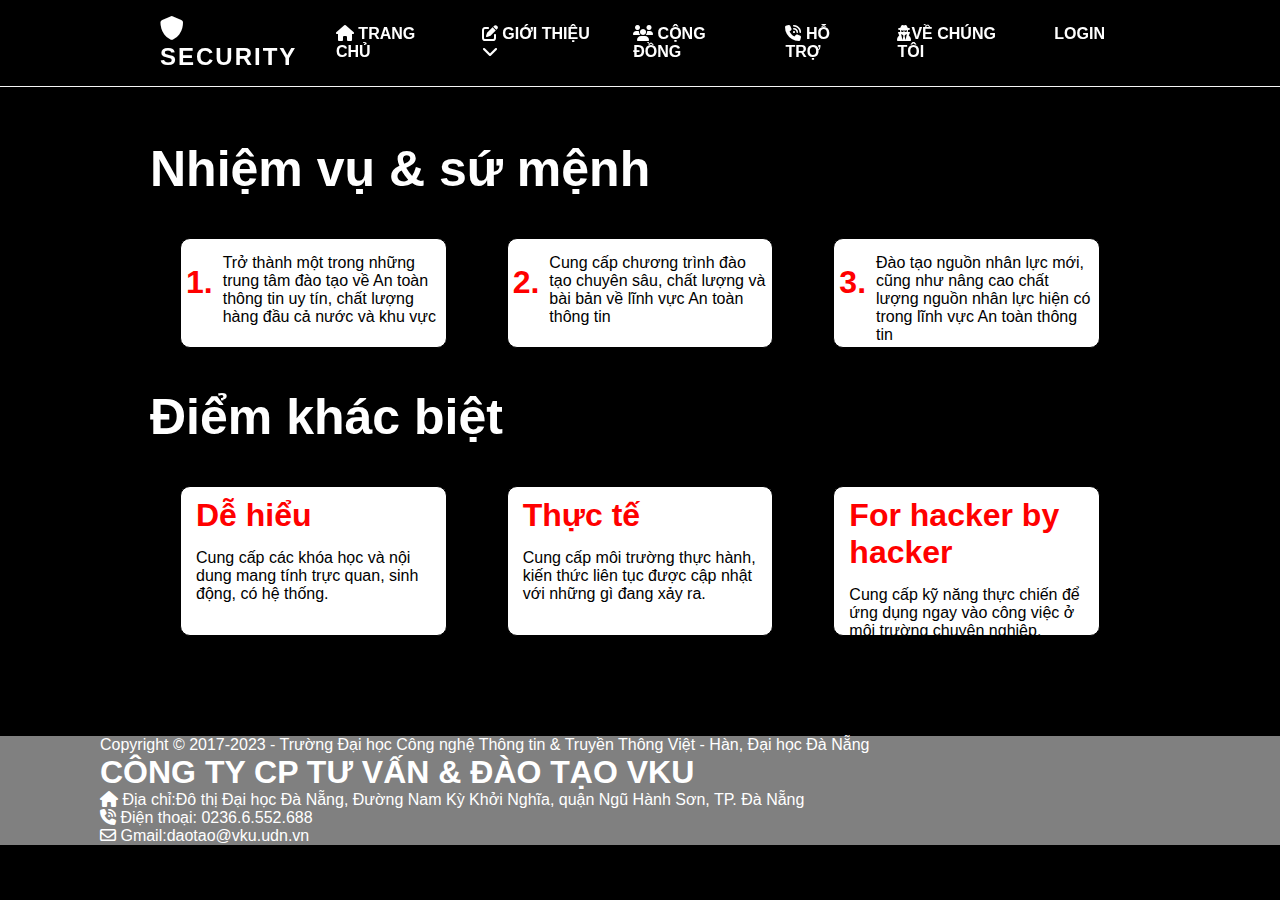
<file: HTML/Tamnhinsumenh.html>
<!DOCTYPE html>
<html lang="en">

<head>
    <meta charset="UTF-8">
    <meta http-equiv="X-UA-Compatible" content="IE=edge">
    <meta name="viewport" content="width=device-width, initial-scale=1.0">
    <link rel="stylesheet" href="../CSS/tamnhinvasumenh.css">
    <link rel="stylesheet" href="../CSS/Trangchu.css">
    <link rel="stylesheet" href="https://cdnjs.cloudflare.com/ajax/libs/font-awesome/6.4.0/css/all.min.css">
    <title>Tầm nhìn và sứ mệnh</title>
</head>

<body>
    <div id="wrapper">
        <header>
            <div id="toggle"><i class="fa-solid fa-bars"></i></div>
            <div class="inner-header container">
                <a href="#" id="logo"><i class="fa-solid fa-shield"></i>Security</a>
                <nav>
                    <ul id="main-menu">
                        <li>
                            <a href="../index.html"><i class="fa-solid fa-house"></i> Trang chủ</a>
                        </li>
                        <li>
                            <a href=""><i class="fa-solid fa-pen-to-square"></i> Giới thiệu<i class="fa-sharp fa-solid fa-chevron-down"></i></a>
                            <div class="box-submenu">
                                <ul>
                                    <li>
                                        <a href="./Khoahoc.html">Khóa học</a>
                                    </li>
                                    <li>
                                        <a href="./Tamnhinsumenh.html">Tầm nhìn-Sứ mệnh</a>
                                    </li>
                                </ul>
                            </div>
                        </li>
                        <li>
                            <a href="./Congdong.html"><i class="fa-solid fa-users"></i> Cộng đồng</a>
                        </li>
                        <li>
                            <a href="./Hotro.html"><i class="fa-solid fa-phone-volume"></i> Hỗ trợ</a>
                        </li>
                        <li>
                            <a href="./vechungtoi.html"><i class="fa-sharp fa-solid fa-user-secret"></i>Về chúng tôi</a>
                        </li>
                        <li>
                            <a href="./Đangnhap.html">Login</a>
                        </li>
                    </ul>
                </nav>
            </div>
        </header>
    </div>
    <div id="chackar">
        <h1 class="chackar-heading">Nhiệm vụ & sứ mệnh</h1>
        <div class="class">
            <div class="boc">
                <div class="content1">
                    <h1>1.</h1>
                    <p>Trở thành một trong những trung tâm đào tạo về An toàn thông tin uy tín, chất lượng hàng đầu cả nước và khu vực</p>
                </div>
            </div>
            <div class="boc">
                <div class="content1">
                    <h1>2.</h1>
                    <p>Cung cấp chương trình đào tạo chuyên sâu, chất lượng và bài bản về lĩnh vực An toàn thông tin</p>
                </div>
            </div>
            <div class="boc">
                <div class="content1">
                    <h1>3.</h1>
                    <p>
                        Đào tạo nguồn nhân lực mới, cũng như nâng cao chất lượng nguồn nhân lực hiện có trong lĩnh vực An toàn thông tin</p>
                </div>
            </div>
        </div>
        <h1 class="chackar-heading">Điểm khác biệt</h1>
        <div class="class">
            <div class="boc1">
                <div class="content2">
                    <h1>Dễ hiểu</h1>
                    <p>Cung cấp các khóa học và nội dung mang tính trực quan, sinh động, có hệ thống.</p>
                </div>
            </div>
            <div class="boc1">
                <div class="content2">
                    <h1>Thực tế</h1>
                    <p>Cung cấp môi trường thực hành, kiến thức liên tục được cập nhật với những gì đang xảy ra.</p>
                </div>
            </div>
            <div class="boc1">
                <div class="content2">
                    <h1>For hacker by hacker</h1>
                    <p>Cung cấp kỹ năng thực chiến để ứng dụng ngay vào công việc ở môi trường chuyên nghiệp.</p>
                </div>
            </div>
        </div>
    </div>
    <footer>
        <div id="footer">
            <p>Copyright &copy; 2017-2023 - Trường Đại học Công nghệ Thông tin & Truyền Thông Việt - Hàn, Đại học Đà Nẵng</p>
            <h1>CÔNG TY CP TƯ VẤN & ĐÀO TẠO VKU</h1>
            <p><i class="fa-solid fa-house"></i> Địa chỉ:Đô thị Đại học Đà Nẵng, Đường Nam Kỳ Khởi Nghĩa, quận Ngũ Hành Sơn, TP. Đà Nẵng
                <br>
                <i class="fa-solid fa-phone-volume"></i> Điện thoại: 0236.6.552.688
                <br><i class="fa-regular fa-envelope"></i> Gmail:daotao@vku.udn.vn
            </p>
        </div>
    </footer>
</body>
<script src="https://code.jquery.com/jquery-3.6.4.js"></script>
<script src="../Script/index.js"></script>

</html>
</file>
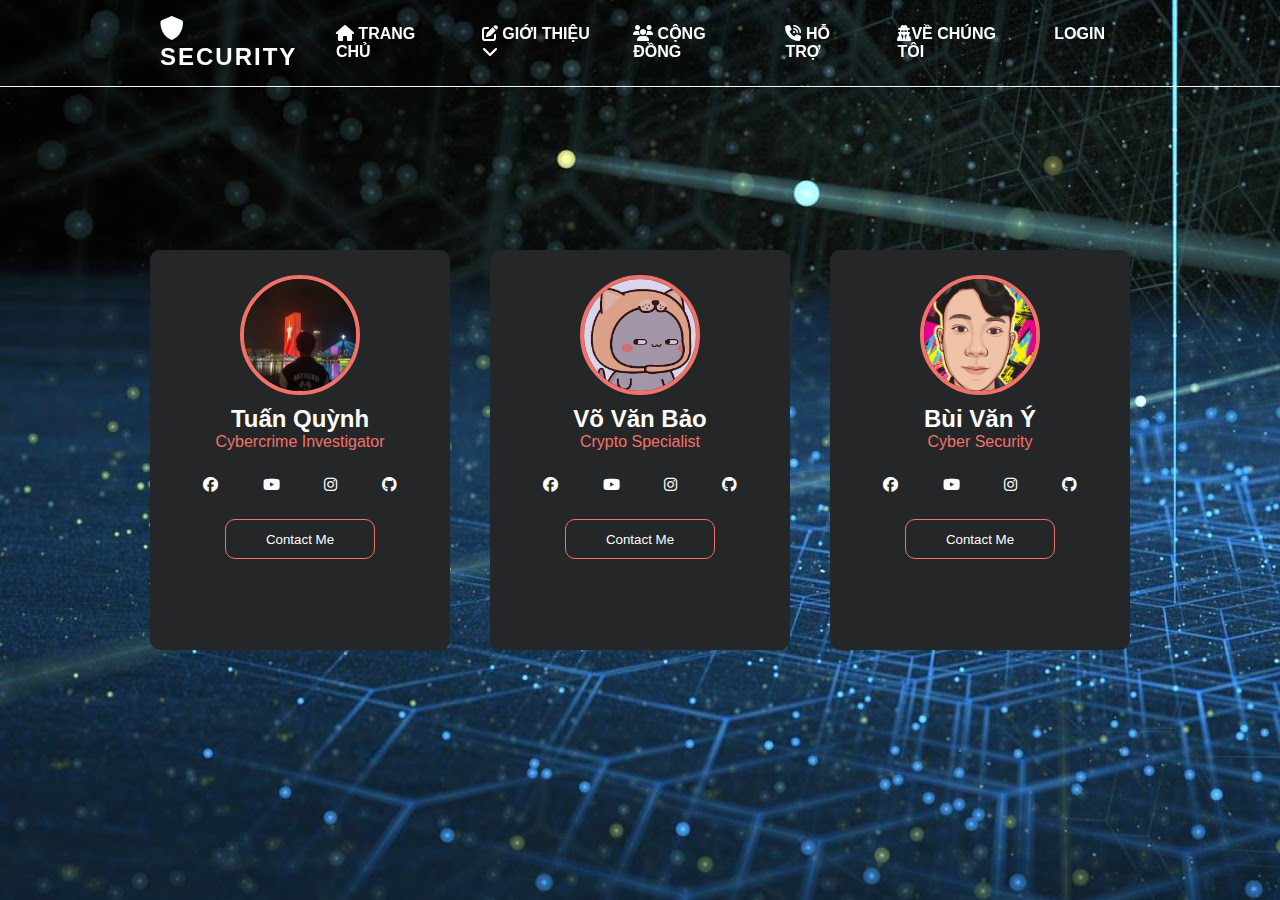
<file: HTML/vechungtoi.html>
<!DOCTYPE html>
<html lang="en">

<head>
    <meta charset="UTF-8">
    <meta http-equiv="X-UA-Compatible" content="IE=edge">
    <meta name="viewport" content="width=device-width, initial-scale=1.0">
    <link rel="stylesheet" href="../CSS/vechungtoi.css">
    <link rel="stylesheet" href="https://cdnjs.cloudflare.com/ajax/libs/font-awesome/6.4.0/css/all.min.css">
    <link rel="stylesheet" href="../CSS/Trangchu.css">
    <title>Về chúng tôi</title>
</head>

<body>
    <div id="wrapper">
        <header>
            <div id="toggle"><i class="fa-solid fa-bars"></i></div>
            <div class="inner-header container">
                <a href="#" id="logo"><i class="fa-solid fa-shield"></i>Security</a>
                <nav>
                    <ul id="main-menu">
                        <li>
                            <a href="../index.html"><i class="fa-solid fa-house"></i> Trang chủ</a>
                        </li>
                        <li>
                            <a href=""><i class="fa-solid fa-pen-to-square"></i> Giới thiệu<i class="fa-sharp fa-solid fa-chevron-down"></i></a>
                            <div class="box-submenu">
                                <ul>
                                    <li>
                                        <a href="./Khoahoc.html">Khóa học</a>
                                    </li>
                                    <li>
                                        <a href="./Tamnhinsumenh.html">Tầm nhìn-Sứ mệnh</a>
                                    </li>
                                </ul>
                            </div>
                        </li>
                        <li>
                            <a href="./Congdong.html"><i class="fa-solid fa-users"></i> Cộng đồng</a>
                        </li>
                        <li>
                            <a href="./Hotro.html"><i class="fa-solid fa-phone-volume"></i> Hỗ trợ</a>
                        </li>
                        <li>
                            <a href="./vechungtoi.html"><i class="fa-sharp fa-solid fa-user-secret"></i>Về chúng tôi</a>
                        </li>
                        <li>
                            <a href="./Đangnhap.html">Login</a>
                        </li>
                    </ul>
                </nav>
            </div>
        </header>
    </div>
    <div id="doc">
        <div class="card">
            <div class="card_img">
                <img src="../Images/anh.jpg" alt="" width="100%">
            </div>
            <h2>Tuấn Quỳnh</h2>
            <p>Cybercrime Investigator</p>
            <div class="social">
                <a href="https://www.facebook.com/" target="_blank"><i class="fa-brands fa-facebook"></i></a>
                <a href=""><i class="fa-brands fa-youtube"></i></a>
                <a href=""><i class="fa-brands fa-instagram"></i></a>
                <a href="https://github.com/HuynhNgocTuanQuynh2204" target="_blank"><i class="fa-brands fa-github"></i></a>
            </div>
            <button>Contact Me</button>
        </div>
        <div class="card">
            <div class="card_img">
                <img src="../Images/cute.jpg" alt="" width="100%">
            </div>
            <h2>Võ Văn Bảo</h2>
            <p>Crypto Specialist</p>
            <div class="social">
                <a href="https://www.facebook.com/vovanbao.1808" target="_blank"><i class="fa-brands fa-facebook"></i></a>
                <a href=""><i class="fa-brands fa-youtube"></i></a>
                <a href=""><i class="fa-brands fa-instagram"></i></a>
                <a href="https://github.com/vovanbao1808"><i class="fa-brands fa-github"></i></a>
            </div>
            <button>Contact Me</button>
        </div>
        <div class="card">
            <div class="card_img">
                <img src="../Images/ảnh Ý.jpg" alt="" width="100%">
            </div>
            <h2>Bùi Văn Ý</h2>
            <p>Cyber Security</p>
            <div class="social">
                <a href="https://www.facebook.com/ybvns" target="_blank"><i class="fa-brands fa-facebook"></i></a>
                <a href=""><i class="fa-brands fa-youtube"></i></a>
                <a href=""><i class="fa-brands fa-instagram"></i></a>
                <a href="https://github.com/YBui0909?fbclid=IwAR2uTe1F6O5UlL1W4XDdETnahKzTxri_5ZL4HYAA37vIKADnJdVJ4Yxlq_M"><i class="fa-brands fa-github"></i></a>
            </div>
            <button>Contact Me</button>
        </div>
    </div>
</body>
<script src="https://code.jquery.com/jquery-3.6.4.js"></script>
<script src="../Script/index.js"></script>

</html>
</file>
<file: CSS/Trangchu.css>
* {
    padding: 0px;
    margin: 0px;
}

ul {
    list-style: none;
}

a {
    text-decoration: none;
}

.container {
    margin: 0px auto;
    max-width: 960px;
}

body {
    font-family: 'Segoe UI', Tahoma, Geneva, Verdana, sans-serif;
    color: #fff;
    background-color: #000;
}

#toggle {
    background: #353b48;
    padding: 10px;
    font-size: 20px;
    cursor: pointer;
    display: none;
}

header {
    position: fixed;
    top: 0;
    left: 0;
    width: 100%;
    border-bottom: 1px solid #f5f5f5;
    padding: 15px 0px;
    transition: all 0.5s;
    z-index: 1000;
}

header.sticky {
    background: #fff;
    opacity: 0.9;
    padding: 10px 0px;
    box-shadow: 0px 4px 15px rgba(0, 0, 0, 0.5);
}

header.sticky #main-menu a {
    color: #000;
}

header.sticky #logo {
    color: #000;
}

.inner-header {
    display: flex;
    justify-content: space-between;
    align-items: center;
}

#logo {
    color: #fff;
    text-transform: uppercase;
    font-weight: bold;
    font-size: 1.5rem;
    letter-spacing: 2px;
}

ul#main-menu {
    display: flex;
}

ul#main-menu a {
    text-transform: uppercase;
    padding: 10px 20px;
    color: #fff;
    display: block;
    font-weight: bold;
}

ul#main-menu li a {
    color: #fff;
    text-transform: uppercase;
    text-decoration: none;
    display: block;
    padding: 5px 15px;
}

nav #main-menu li:hover a {
    color: #c23616;
    transition: all 0.3s;
}

.box-submenu {
    display: none;
}

#main-menu li:hover .box-submenu {
    display: block;
    position: absolute;
    background: #dfff;
    margin-top: 15px;
    margin-left: -15px;
}

ul#main-menu li:hover .box-submenu {
    display: block;
    margin: 0px;
    padding: 0px;
}

ul#main-menu li:hover .box-submenu li {
    width: 220px;
    text-align: left;
    border-bottom: dotted 1px #fff;
    background: transparent;
    border-radius: 0;
    padding: 15px;
    margin: 10px;
}

ul#main-menu li:hover .box-submenu li a {
    color: black;
}

ul#main-menu li:hover .box-submenu li:last-child {
    border-bottom: none;
}

ul#main-menu li:hover .box-submenu li a:hover {
    color: #c23616;
}

#banner {
    background: url(../Images/hacker-nga-1646146686700.jpg);
    min-height: 900px;
    width: 100%;
    background-size: cover;
}

#content h1 {
    padding: 30px 0px;
}

#content p {
    margin-bottom: 1.2rem;
}

.content h4 {
    padding: 10px 0px;
}

.content h5 {
    padding: 10px 0px;
}

footer {
    width: 100%;
    background: gray;
}

#footer {
    padding: 0px 100px;
}

@media screen and (max-width:768px) {
    #main-menu {
        flex-direction: column;
        background-color: #fff;
    }
    ul#main-menu li a {
        color: #000;
    }
    #toggle {
        display: block;
    }
    nav {
        display: none;
    }
    #banner {
        background: url(../Images/hacker-nga-1646146686700.jpg);
        min-height: 250px;
        width: 100%;
        background-size: cover;
    }
    #logo {
        display: none;
    }
    #footer {
        padding: 0px 50px;
    }
}
</file>
<file: CSS/Congdong.css>
* {
    padding: 0;
    margin: 0;
    box-sizing: border-box;
}

body {
    font-size: 14px;
    font-family: 'Segoe UI', Tahoma, Geneva, Verdana, sans-serif;
    background-color: rgb(0, 0, 0);
    color: #FEFEFE;
}

a {
    color: #FF0042;
    font-weight: bolder;
    text-decoration: none;
}

h1 {
    font-size: 16px;
    font-weight: bolder;
}

footer {
    margin-top: 20px;
    padding: 20px;
    background-color: black;
    display: block;
    text-align: center;
}


/* Congdong.html */

#container {
    margin: 20px;
    padding: 30px 0px;
}

.subforum {
    margin-top: 30px;
}

.subforum-title {
    text-align: fixed;
    background-color: #292B2E;
    padding: 5px;
    border-radius: 5px;
    margin: 4px;
}

.subforum-row {
    margin-top: 20px;
    display: grid;
    grid-template-columns: 7% 65% 13% 15%;
    margin-bottom: 0.5px;
    margin-left: 100px;
    margin-right: 5px;
}

.subforum-column {
    padding: 12px;
    margin: 4px;
    border-radius: 5px;
    background-color: #111314;
}

.subforum-description * {
    margin-block: 0;
}

.subforum-column1 {
    padding: 10px;
    margin: 4px;
    border-radius: 5px;
    background-color: #111314;
    display: grid;
    color: white;
    font-size: 14px;
}

.subforum-description1 * {
    margin-block: auto;
}

.subforum-row1 {
    margin-top: 20px;
    display: grid;
    grid-template-columns: 7% 80% 13% 25%;
    margin-bottom: 20px;
    margin-left: 10px;
    margin-right: 10px;
}

.center {
    display: flex;
    justify-content: center;
    align-items: center;
}

.subforum-icon i {
    font-size: 45px;
}

.subforum-devider {
    display: none;
}

#GT {
    padding: 40px 0px;
}


/* For the smartphones */

@media screen and (max-width: 460px) {
    #container {
        margin: 20px;
        padding: 30px 0px;
    }
    .subforum-row {
        display: grid;
        grid-template-columns: 25% 75%;
        grid-template-rows: 65% 35%;
    }
    .subforum-devider {
        display: block;
        border: 0;
        height: 1px;
        background-image: linear-gradient(to right, rgba(190, 190, 190, 0), rgba(255, 255, 255, 0.75), rgba(190, 190, 190, 0));
    }
}


/* For the tablets */

@media screen and (min-width: 460px) and (max-width: 1024px) {
    #container {
        margin: 20px;
        padding: 30px 0px;
    }
    .subforum-row {
        display: grid;
        grid-template-columns: 10% 60% 10% 20%;
    }
    .subforum-icon i {
        font-size: 35px;
    }
    html {
        font-size: 14px;
    }
    h1 {
        font-size: 16px;
    }
}
</file>
<file: CSS/hotro.css>
* {
    margin: 0px;
    padding: 0px;
    box-sizing: border-box;
    text-decoration: none;
}

#contact {
    padding: 40px 0px;
}

body {
    background: url(../Images/bg.png);
    background-repeat: no-repeat;
    background-size: cover;
    background-attachment: fixed;
}

form {
    background: rgba(27, 31, 34, 0.80);
    width: 640px;
    margin: 50px auto;
    max-width: 97%;
    border-radius: 4px;
    padding: 55px 30px;
}

form .title h2 {
    letter-spacing: 6px;
    border-bottom: 1px solid white;
    display: inline-block;
    padding-bottom: 8px;
    margin-bottom: 32px;
}

form .half {
    display: flex;
    justify-content: space-between;
}

form .half .item {
    display: flex;
    flex-direction: column;
    margin-bottom: 24px;
    width: 48%;
}

form label {
    display: block;
    font-size: 13px;
    letter-spacing: 3.5px;
    margin-bottom: 16px;
}

form .half .item input {
    border-radius: 4px;
    border: 1px solid white;
    outline: 0;
    padding: 16px;
    width: 100%;
    height: 44px;
    background: transparent;
    font-size: 17px;
    color: white;
}

form .full {
    margin-bottom: 24px;
}

form .full textarea {
    background: transparent;
    color: white;
    border-radius: 4px;
    border: 1px solid white;
    outline: 0;
    padding: 12px 16px;
    width: 100%;
    height: 200px;
    font-size: 17px;
}

form .action {
    margin-bottom: 32px;
}

form .action input {
    background: transparent;
    border-radius: 4px;
    border: 1px solid white;
    cursor: pointer;
    font-size: 13px;
    font-weight: 600;
    height: 44px;
    letter-spacing: 3px;
    outline: 0;
    padding: 0 20px 0 22px;
    margin-right: 10px;
    color: white;
}

form .action input[type="submit"] {
    background: white;
    color: black;
}

form .icons a {
    border: 1px solid white;
    color: white;
    border-radius: 50%;
    line-height: 36px;
    text-align: center;
    font-weight: 600;
    width: 38px;
    margin-right: 10px;
}

form .half .item input:focus,
form .full textarea:focus,
form .action input[type="reset"]:hover,
form .icons a:hover {
    background: rgba(255, 255, 255, 0.075);
}

@media (max-width: 480px) {
    form .half {
        flex-direction: column;
    }
    form .half .item {
        width: 100%;
    }
    form .action {
        display: flex;
        flex-direction: column;
    }
    form .action input {
        margin-bottom: 10px;
        width: 100%;
    }
}
</file>
<file: CSS/Khoahoc.css>
@import url('https://fonts.googleapis.com/css2?family=Open+Sans:wght@400;600&display=swap');
 * {
     padding: 0;
     margin: 0;
 }
 
 body {
     background-image: url();
     font-size: 14px;
     color: #111;
     line-height: 1.15;
 }
 
 #wrap {
     padding: 50px 0px;
     max-width: 1170px;
     margin: 0 auto;
 }
 
 .headline {
     text-align: center;
     margin: 40px 0px;
 }
 
 h3 {
     font-size: 18px;
     color: #111;
     padding: 10px 20px;
     text-transform: uppercase;
     border: 1px solid #bebebe;
     display: inline-block;
     color: #555;
     font-weight: 600;
 }
 
 ul.products {
     list-style: none;
     display: flex;
     flex-wrap: wrap;
     justify-content: space-between;
 }
 
 ul.products li {
     flex-basis: 25%;
     padding-left: 15px;
     padding-right: 15px;
     box-sizing: border-box;
     margin-bottom: 30px;
 }
 
 ul.products li img {
     max-width: 100%;
     height: auto;
 }
 
 ul.products li .product-top {
     position: relative;
     overflow: hidden;
 }
 
 ul.products li:hover .product-top .product-thumb img {
     filter: opacity(80%);
 }
 
 ul.products li .product-top .product-thumb img {
     display: block;
 }
 
 ul.products li .product-top a.buy-now {
     text-transform: uppercase;
     text-decoration: none;
     text-align: center;
     display: block;
     background-color: #446084;
     color: #fff;
     padding: 10px 0px;
     position: absolute;
     bottom: -36px;
     width: 100%;
     transition: 0.25s ease-in-out;
     opacity: 0.85;
 }
 
 ul.products li:hover a.buy-now {
     bottom: 0px;
 }
 
 ul.products li .product-info {
     padding: 5px 0px;
 }
 
 ul.products li .product-info a {
     display: block;
     text-decoration: none;
 }
 
 ul.products li .product-info a.product-cat {
     font-size: 11px;
     text-transform: uppercase;
     color: #9e9e9e;
     padding: 3px 0px;
 }
 
 ul.products li .product-info a.product-name {
     color: #a8874e;
     padding: 3px 0px;
 }
 
 ul.products li .product-info .product-price {
     color: #fff;
     padding: 2px 0px;
     font-weight: 600;
 }
 
 @media screen and (max-width:768px) {
     ul.products {
         display: block;
     }
 }
</file>
<file: CSS/tamnhinvasumenh.css>
* {
    padding: 0;
    margin: 0;
    box-sizing: border-box;
}

#chackar {
    padding: 100px 150px;
}

.boc {
    background: #fff;
    width: 300px;
    height: 110px;
    border-radius: 10px;
    border: 1px solid #000;
    margin: 0px 30px;
}

.content1 {
    display: flex;
}

.class {
    display: flex;
}

.chackar-heading {
    font-weight: bold;
    color: #fff;
    padding: 40px 0px;
    font-size: 50px;
}

.content1 h1 {
    color: red;
    padding: 25px 5px;
    text-transform: uppercase;
}

.content1 p {
    padding: 15px 5px;
    color: #000;
}

.boc1 {
    background: #fff;
    width: 400px;
    height: 150px;
    border-radius: 10px;
    border: 1px solid #000;
    margin: 0px 30px;
}

.content2 h1 {
    color: red;
    padding: 10px 15px;
}

.content2 p {
    padding: 5px 15px;
    color: #000;
}

@media screen and (max-width:768px) {
    #chackar {
        padding: 100px 0px;
    }
    .class {
        display: block;
    }
    .boc {
        margin: 20px 10px;
    }
    .boc1 {
        width: 350px;
        height: 150px;
        border-radius: 10px;
        border: 1px solid #000;
        margin: 20px 10px;
    }
}
</file>
<file: CSS/vechungtoi.css>
:root {
    --primary-color: #f2726a;
}

* {
    padding: 0;
    margin: 0;
    box-sizing: border-box;
}

body {
    height: 100vh;
    display: flex;
    justify-content: center;
    align-items: center;
    font-family: 'Lucida Sans', 'Lucida Sans Regular', 'Lucida Grande', 'Lucida Sans Unicode', Geneva, Verdana, sans-serif;
    color: white;
    background: url(../Images/tong-hop-anh-nen-dep-nhat-5.jpg);
}

.card {
    background: #242628;
    width: 300px;
    height: 400px;
    border-radius: 10px;
    text-align: center;
    overflow: hidden;
    margin: 0 20px;
}

.img {
    object-fit: cover;
    width: 100%;
    height: 100%;
    object-position: center;
}

.card_img {
    width: 120px;
    height: 120px;
    border: 4px solid var(--primary-color);
    border-radius: 50%;
    overflow: hidden;
    margin: 0px auto;
    transform: translateY(25px);
    transition: 0.5s;
}

.card h2 {
    margin-top: 35px;
}

.card_img:hover {
    width: 100%;
    height: 150%;
    border-radius: unset;
    transform: unset;
    border: none;
}

.card p {
    color: var(--primary-color);
}

.social {
    margin: 25px;
}

.social a {
    margin: 20px;
    color: white;
    font-size: 15px;
}

.social a:hover {
    color: #f2726a;
}

.card button {
    width: 150px;
    height: 40px;
    border: 1px solid var(--primary-color);
    background: transparent;
    color: white;
    border-radius: 10px;
    transition: 0.5s;
}

.card button:hover {
    background: #f2726a;
}

#doc {
    display: flex;
}

@media screen and (max-width: 460px) {
    #doc {
        display: block;
        margin: auto;
    }
    .card {
        margin: 80px 0px;
    }
}
</file>
